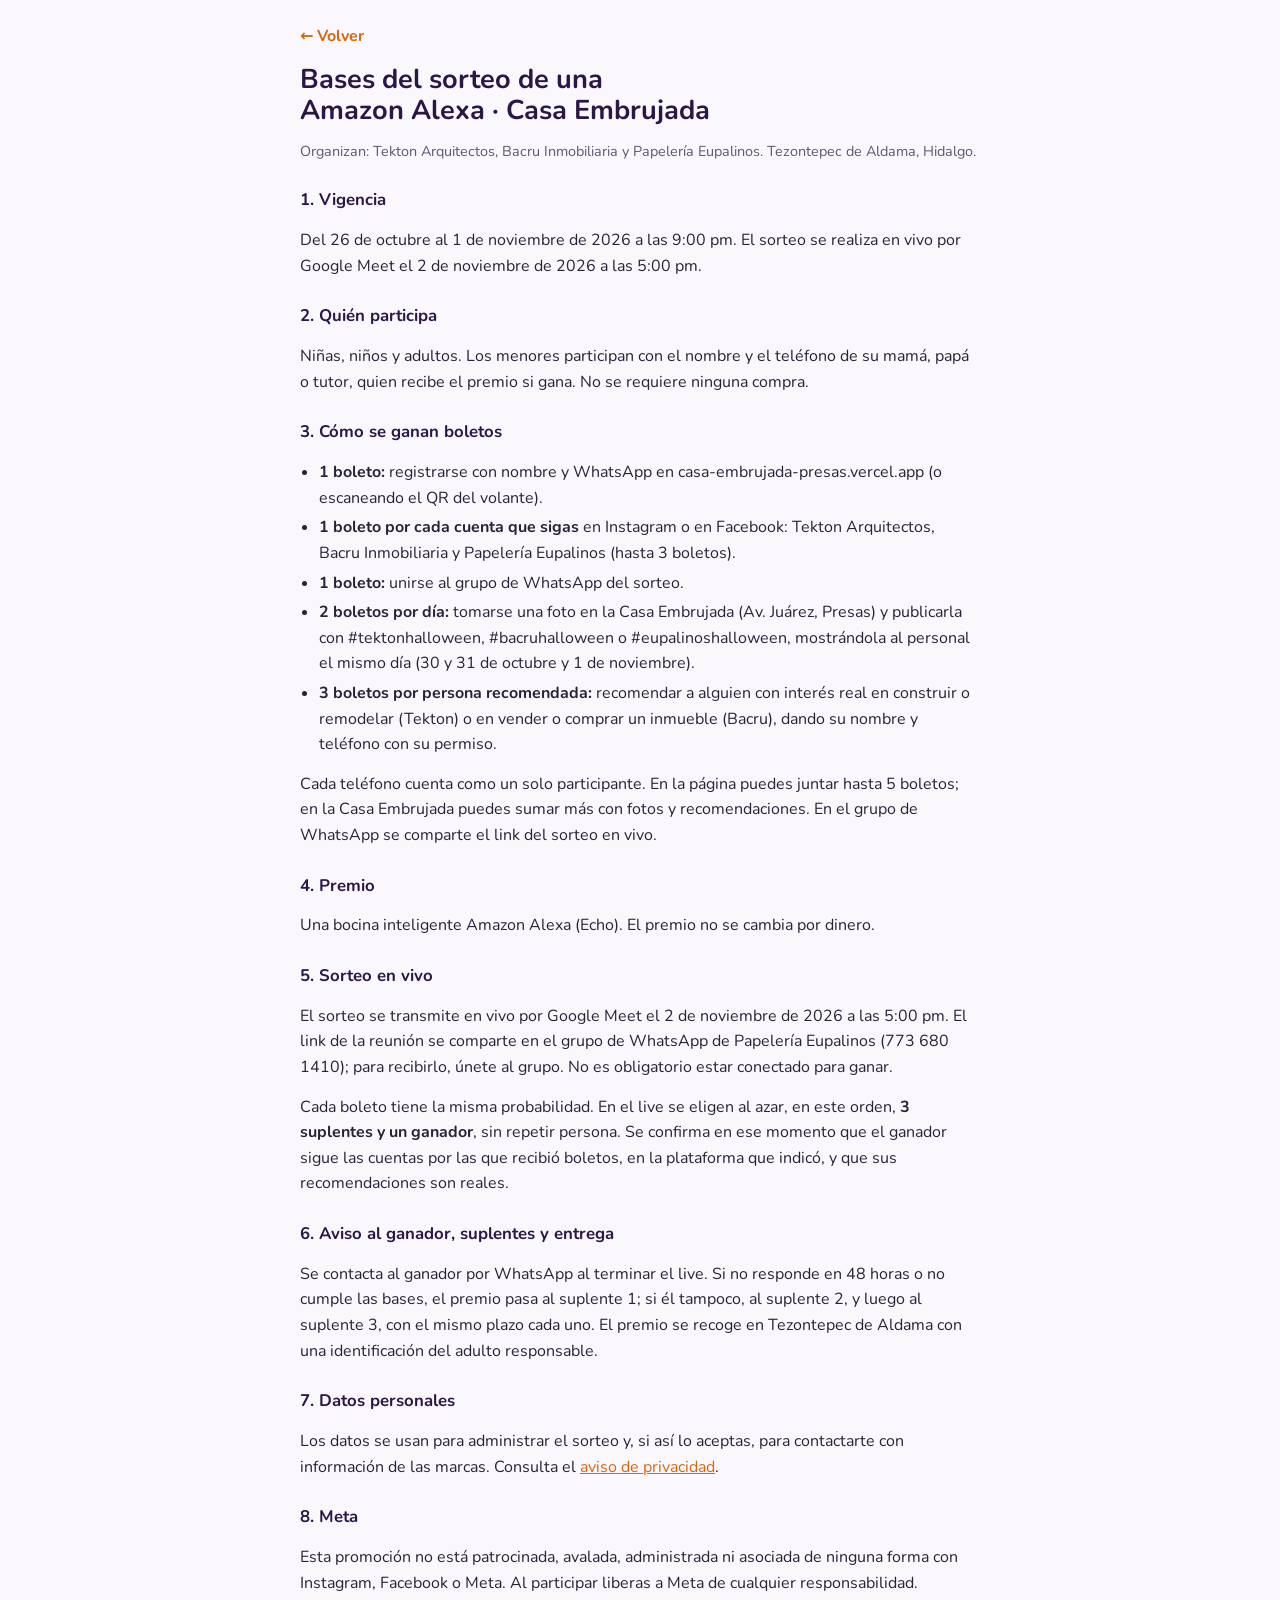
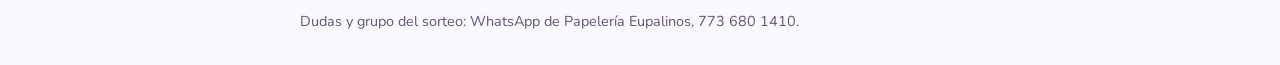
<file: bases.html>
<!doctype html>
<html lang="es-MX">
<head>
<meta charset="utf-8">
<meta name="viewport" content="width=device-width,initial-scale=1,viewport-fit=cover">
<title>Bases del sorteo · Casa Embrujada</title>
<link rel="stylesheet" href="https://fonts.googleapis.com/css2?family=Nunito:wght@400;700;900&display=swap">
<link rel="stylesheet" href="/legal.css">
</head>
<body>
<main>
  <a class="back" href="/">← Volver</a>
  <h1>Bases del sorteo de una Amazon Alexa · Casa Embrujada</h1>
  <p class="meta">Organizan: Tekton Arquitectos, Bacru Inmobiliaria y Papelería Eupalinos. Tezontepec de Aldama, Hidalgo.</p>

  <h2>1. Vigencia</h2>
  <p>Del 26 de octubre al 1 de noviembre de 2026 a las 9:00 pm. El sorteo se realiza en vivo por Google Meet el 2 de noviembre de 2026 a las 5:00 pm.</p>

  <h2>2. Quién participa</h2>
  <p>Niñas, niños y adultos. Los menores participan con el nombre y el teléfono de su mamá, papá o tutor, quien recibe el premio si gana. No se requiere ninguna compra.</p>

  <h2>3. Cómo se ganan boletos</h2>
  <ul>
    <li><b>1 boleto:</b> registrarse con nombre y WhatsApp en casa-embrujada-presas.vercel.app (o escaneando el QR del volante).</li>
    <li><b>1 boleto por cada cuenta que sigas</b> en Instagram o en Facebook: Tekton Arquitectos, Bacru Inmobiliaria y Papelería Eupalinos (hasta 3 boletos).</li>
    <li><b>1 boleto:</b> unirse al grupo de WhatsApp del sorteo.</li>
    <li><b>2 boletos por día:</b> tomarse una foto en la Casa Embrujada (Av. Juárez, Presas) y publicarla con #tektonhalloween, #bacruhalloween o #eupalinoshalloween, mostrándola al personal el mismo día (30 y 31 de octubre y 1 de noviembre).</li>
    <li><b>3 boletos por persona recomendada:</b> recomendar a alguien con interés real en construir o remodelar (Tekton) o en vender o comprar un inmueble (Bacru), dando su nombre y teléfono con su permiso.</li>
  </ul>
  <p>Cada teléfono cuenta como un solo participante. En la página puedes juntar hasta 5 boletos; en la Casa Embrujada puedes sumar más con fotos y recomendaciones. En el grupo de WhatsApp se comparte el link del sorteo en vivo.</p>

  <h2>4. Premio</h2>
  <p>Una bocina inteligente Amazon Alexa (Echo). El premio no se cambia por dinero.</p>

  <h2>5. Sorteo en vivo</h2>
  <p>El sorteo se transmite en vivo por Google Meet el 2 de noviembre de 2026 a las 5:00 pm. El link de la reunión se comparte en el grupo de WhatsApp de Papelería Eupalinos (773 680 1410); para recibirlo, únete al grupo. No es obligatorio estar conectado para ganar.</p>
  <p>Cada boleto tiene la misma probabilidad. En el live se eligen al azar, en este orden, <b>3 suplentes y un ganador</b>, sin repetir persona. Se confirma en ese momento que el ganador sigue las cuentas por las que recibió boletos, en la plataforma que indicó, y que sus recomendaciones son reales.</p>

  <h2>6. Aviso al ganador, suplentes y entrega</h2>
  <p>Se contacta al ganador por WhatsApp al terminar el live. Si no responde en 48 horas o no cumple las bases, el premio pasa al suplente 1; si él tampoco, al suplente 2, y luego al suplente 3, con el mismo plazo cada uno. El premio se recoge en Tezontepec de Aldama con una identificación del adulto responsable.</p>

  <h2>7. Datos personales</h2>
  <p>Los datos se usan para administrar el sorteo y, si así lo aceptas, para contactarte con información de las marcas. Consulta el <a href="/privacidad">aviso de privacidad</a>.</p>

  <h2>8. Meta</h2>
  <p>Esta promoción no está patrocinada, avalada, administrada ni asociada de ninguna forma con Instagram, Facebook o Meta. Al participar liberas a Meta de cualquier responsabilidad.</p>

  <p class="meta">Dudas y grupo del sorteo: WhatsApp de Papelería Eupalinos, 773 680 1410.</p>
</main>
</body>
</html>
</file>
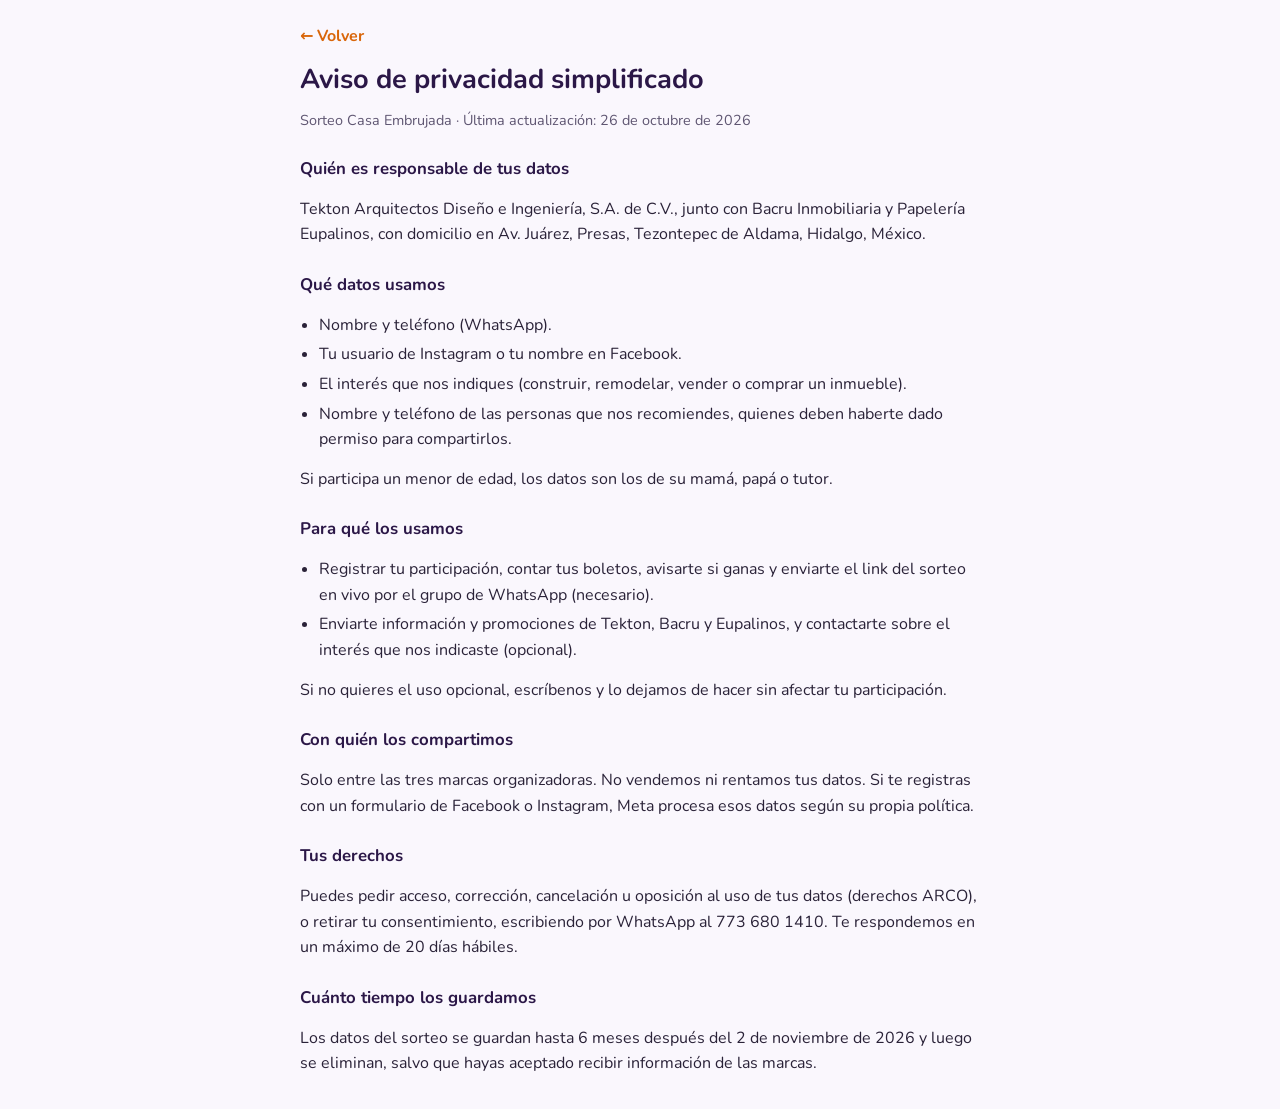
<file: privacidad.html>
<!doctype html>
<html lang="es-MX">
<head>
<meta charset="utf-8">
<meta name="viewport" content="width=device-width,initial-scale=1,viewport-fit=cover">
<title>Aviso de privacidad · Casa Embrujada</title>
<link rel="stylesheet" href="https://fonts.googleapis.com/css2?family=Nunito:wght@400;700;900&display=swap">
<link rel="stylesheet" href="/legal.css">
</head>
<body>
<main>
  <a class="back" href="/">← Volver</a>
  <h1>Aviso de privacidad simplificado</h1>
  <p class="meta">Sorteo Casa Embrujada · Última actualización: 26 de octubre de 2026</p>

  <h2>Quién es responsable de tus datos</h2>
  <p>Tekton Arquitectos Diseño e Ingeniería, S.A. de C.V., junto con Bacru Inmobiliaria y Papelería Eupalinos, con domicilio en Av. Juárez, Presas, Tezontepec de Aldama, Hidalgo, México.</p>

  <h2>Qué datos usamos</h2>
  <ul>
    <li>Nombre y teléfono (WhatsApp).</li>
    <li>Tu usuario de Instagram o tu nombre en Facebook.</li>
    <li>El interés que nos indiques (construir, remodelar, vender o comprar un inmueble).</li>
    <li>Nombre y teléfono de las personas que nos recomiendes, quienes deben haberte dado permiso para compartirlos.</li>
  </ul>
  <p>Si participa un menor de edad, los datos son los de su mamá, papá o tutor.</p>

  <h2>Para qué los usamos</h2>
  <ul>
    <li>Registrar tu participación, contar tus boletos, avisarte si ganas y enviarte el link del sorteo en vivo por el grupo de WhatsApp (necesario).</li>
    <li>Enviarte información y promociones de Tekton, Bacru y Eupalinos, y contactarte sobre el interés que nos indicaste (opcional).</li>
  </ul>
  <p>Si no quieres el uso opcional, escríbenos y lo dejamos de hacer sin afectar tu participación.</p>

  <h2>Con quién los compartimos</h2>
  <p>Solo entre las tres marcas organizadoras. No vendemos ni rentamos tus datos. Si te registras con un formulario de Facebook o Instagram, Meta procesa esos datos según su propia política.</p>

  <h2>Tus derechos</h2>
  <p>Puedes pedir acceso, corrección, cancelación u oposición al uso de tus datos (derechos ARCO), o retirar tu consentimiento, escribiendo por WhatsApp al 773 680 1410. Te respondemos en un máximo de 20 días hábiles.</p>

  <h2>Cuánto tiempo los guardamos</h2>
  <p>Los datos del sorteo se guardan hasta 6 meses después del 2 de noviembre de 2026 y luego se eliminan, salvo que hayas aceptado recibir información de las marcas.</p>
</main>
</body>
</html>
</file>
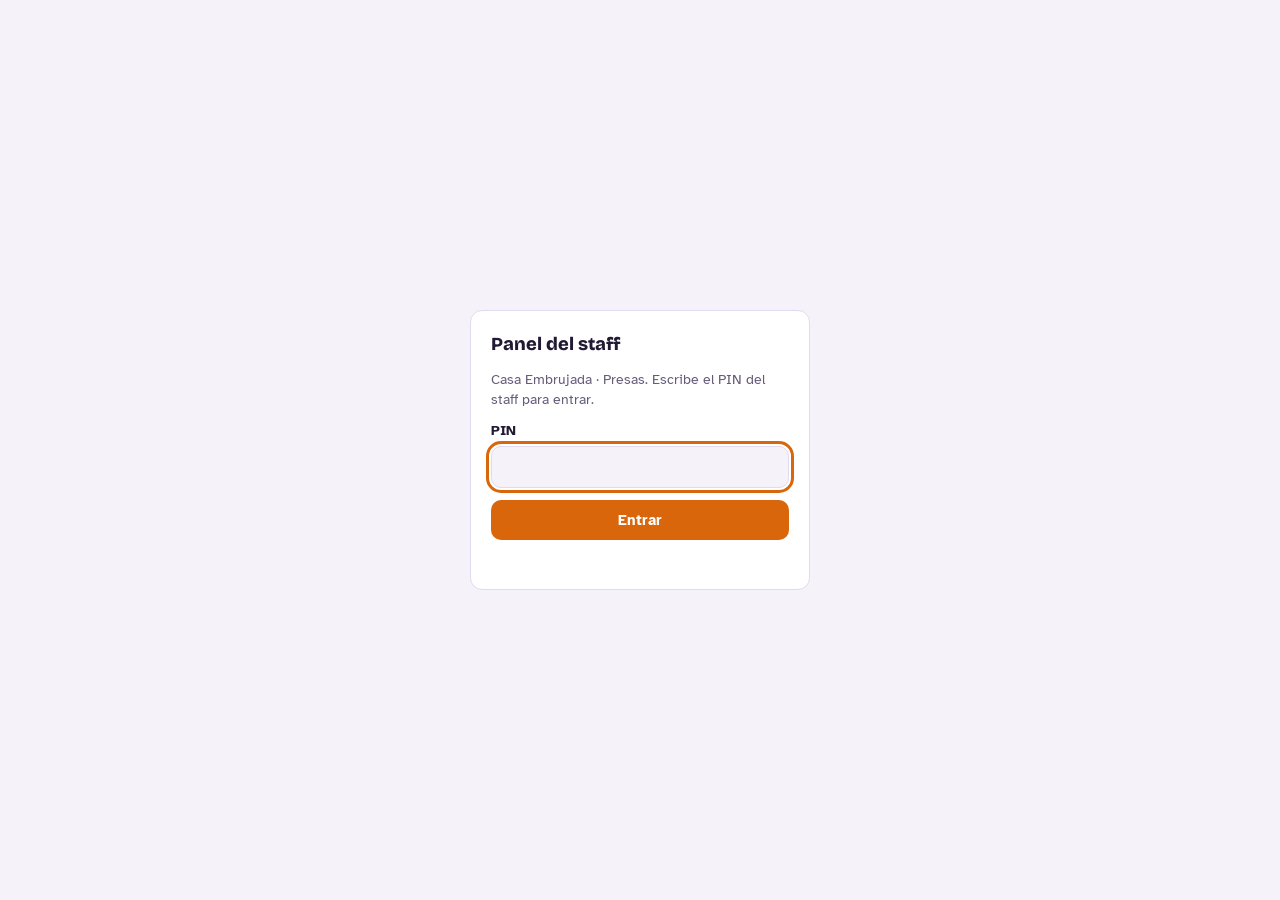
<file: staff.html>
<!doctype html>
<html lang="es-MX">
<head>
<meta charset="utf-8">
<meta name="viewport" content="width=device-width,initial-scale=1,viewport-fit=cover">
<meta name="robots" content="noindex,nofollow">
<script>
// Conecta el panel de puntos (escrito para claude.ai) con la API de este sitio.
// Ofrece el mismo window.claude.use("db" | "user" | "downloads") que espera el panel.
(function () {
  let pin = null;
  try { pin = localStorage.getItem("ce_pin"); } catch (e) {}
  let pinListo;
  const pinReady = new Promise((r) => (pinListo = r));
  const INTERVALO_MS = 8000;

  async function api(method, q, body) {
    const r = await fetch("/api/db" + (q || ""), {
      method,
      headers: { "Content-Type": "application/json", "x-pin": pin || "" },
      body: body ? JSON.stringify(body) : undefined,
    });
    if (r.status === 401) {
      try { localStorage.removeItem("ce_pin"); } catch (e) {}
      location.reload();
      throw { code: "unauthorized", message: "PIN incorrecto" };
    }
    if (r.status === 413) throw { code: "quota_exceeded", message: "Documento demasiado grande" };
    if (!r.ok) throw { code: "unavailable", message: "HTTP " + r.status };
    return r.json();
  }

  const snap = (id, data) => ({
    id,
    exists: data != null,
    data: () => (data == null ? undefined : data),
    metadata: { fromCache: false, hasPendingWrites: false },
  });

  // Consulta cada pocos segundos y solo avisa al panel cuando algo cambió,
  // para no borrar lo que el staff está escribiendo.
  function poll(leer, next) {
    let parar = false, ultimo = null;
    (async function tick() {
      if (parar) return;
      try {
        const { valor, firma } = await leer();
        if (firma !== ultimo) { ultimo = firma; next(valor); }
      } catch (e) {}
      if (!parar) setTimeout(tick, INTERVALO_MS);
    })();
    return () => { parar = true; };
  }

  function docRef(path) {
    const id = path.split("/").pop();
    const leer = async () => {
      const r = await api("GET", "?doc=" + encodeURIComponent(path));
      return { valor: snap(id, r.exists ? r.data : null), firma: JSON.stringify(r) };
    };
    return {
      id, path,
      get: async () => (await leer()).valor,
      set: (d) => api("POST", "", { op: "set", path, data: d }).then(() => {}),
      update: (d) => api("POST", "", { op: "update", path, data: d }).then(() => {}),
      delete: () => api("POST", "", { op: "delete", path }).then(() => {}),
      onSnapshot: (next) => poll(leer, next),
    };
  }

  function colRef(path) {
    return {
      path,
      doc: (id) => docRef(path + "/" + id),
      onSnapshot: (next) => poll(async () => {
        const r = await api("GET", "?col=" + encodeURIComponent(path));
        const docs = r.docs.map((d) => snap(d.id, d.data));
        return {
          valor: { docs, size: docs.length, empty: !docs.length, metadata: { fromCache: false, hasPendingWrites: false }, docChanges: () => [] },
          firma: JSON.stringify(r),
        };
      }, next),
    };
  }

  const db = { doc: docRef, collection: colRef };
  const user = { can: async () => true, canEdit: async () => true, isOwner: async () => false };
  const downloads = {
    save: async ({ filename, data }) => {
      const blob = data instanceof Blob ? data : new Blob([data], { type: "text/csv;charset=utf-8" });
      const a = document.createElement("a");
      a.href = URL.createObjectURL(blob);
      a.download = filename;
      document.body.appendChild(a);
      a.click();
      setTimeout(() => { URL.revokeObjectURL(a.href); a.remove(); }, 1000);
      return { status: "saved" };
    },
  };
  window.claude = {
    use: async (name) => {
      await pinReady;
      return name === "db" ? db : name === "user" ? user : name === "downloads" ? downloads : null;
    },
  };

  async function probar(p) {
    const r = await fetch("/api/db?doc=config/puntos", { headers: { "x-pin": p } });
    return r.status;
  }

  function pedirPin() {
    const w = document.createElement("div");
    w.className = "pin-gate";
    w.innerHTML = `<form><h2>Panel del staff</h2><p class="small muted">Casa Embrujada · Presas. Escribe el PIN del staff para entrar.</p>
      <label class="field" for="pin-input">PIN<input type="password" id="pin-input" inputmode="numeric" autocomplete="current-password" required></label>
      <button type="submit" class="btn">Entrar</button><p class="pin-msg" role="alert"></p></form>`;
    document.body.appendChild(w);
    const msg = w.querySelector(".pin-msg");
    w.querySelector("form").addEventListener("submit", async (e) => {
      e.preventDefault();
      const p = w.querySelector("#pin-input").value.trim();
      msg.textContent = "Revisando…";
      const st = await probar(p).catch(() => 0);
      if (st === 200) {
        pin = p;
        try { localStorage.setItem("ce_pin", p); } catch (_) {}
        w.remove();
        pinListo();
      } else {
        msg.textContent = st === 401 ? "PIN incorrecto." : st === 500 ? "La base de datos todavía no está configurada." : "No se pudo conectar. Revisa tu internet e intenta de nuevo.";
      }
    });
    w.querySelector("#pin-input").focus();
  }

  document.addEventListener("DOMContentLoaded", async () => {
    if (pin) {
      const st = await probar(pin).catch(() => 0);
      if (st === 200) { pinListo(); return; }
    }
    pedirPin();
  });
})();
</script>
<style>
.pin-gate{position:fixed;inset:0;z-index:50;display:grid;place-items:center;background:var(--bg);padding-left:max(16px,env(safe-area-inset-left,0px));padding-right:max(16px,env(safe-area-inset-right,0px))}
.pin-gate form{display:grid;gap:12px;width:100%;max-width:340px;background:var(--surface);border:1px solid var(--line);border-radius:var(--r);padding:20px}
.pin-gate h2{margin:0}
.pin-gate input{width:100%;font:1rem var(--f-body);color:var(--ink);background:var(--bg);border:1px solid var(--line);border-radius:10px;padding:10px 12px}
.pin-msg{color:var(--bad);margin:0;min-height:1.2em;font-size:.9rem}
</style>
</head>
<body>
<title>Panel del staff · Casa Embrujada</title>
<meta name="claude:viewport-fit-sides" content="cover">
<link rel="preconnect" href="https://fonts.googleapis.com">
<link rel="stylesheet" href="https://fonts.googleapis.com/css2?family=Bricolage+Grotesque:opsz,wght@12..96,600;12..96,800&family=Atkinson+Hyperlegible:wght@400;700&display=swap">
<style>
/* Layout: herramienta de mostrador para el celular del staff; barra fija con totales, pestañas, una columna que se abre a dos en escritorio. */
:root{
  --bg:#f5f2fa; --surface:#ffffff; --ink:#221a33; --muted:#665c7a; --line:#e2daee;
  --accent:#d9660a; --accent-soft:#fdebdc; --accent-ink:#ffffff;
  --plum:#4a2a7a; --plum-soft:#ece4f8; --good:#1d7f47; --good-soft:#e1f3e8; --bad:#b73326; --bad-soft:#fbe5e2;
  --f-display:"Bricolage Grotesque", "Trebuchet MS", system-ui, sans-serif;
  --f-body:"Atkinson Hyperlegible", system-ui, -apple-system, "Segoe UI", sans-serif;
  --r:12px;
}
@media (prefers-color-scheme: dark){:root:not([data-theme="light"]){
  --bg:#16111e; --surface:#211a2d; --ink:#f1ecf8; --muted:#a99dbe; --line:#342a45;
  --accent:#ff8a2a; --accent-soft:#3a2414; --accent-ink:#1b1105;
  --plum:#c6a6ff; --plum-soft:#2c2242; --good:#56c98a; --good-soft:#15301f; --bad:#ff7b6b; --bad-soft:#3a1915;
  color-scheme:dark}}
:root[data-theme="dark"]{
  --bg:#16111e; --surface:#211a2d; --ink:#f1ecf8; --muted:#a99dbe; --line:#342a45;
  --accent:#ff8a2a; --accent-soft:#3a2414; --accent-ink:#1b1105;
  --plum:#c6a6ff; --plum-soft:#2c2242; --good:#56c98a; --good-soft:#15301f; --bad:#ff7b6b; --bad-soft:#3a1915;
  color-scheme:dark}
*{box-sizing:border-box}
body{background:var(--bg);color:var(--ink);font-family:var(--f-body);font-size:16px;line-height:1.45}
body::before{content:"";position:fixed;inset:0 0 auto;height:env(safe-area-inset-top,0px);z-index:10;background:var(--surface)}
.wrap{max-width:1040px;margin:0 auto;padding-left:max(16px,env(safe-area-inset-left,0px));padding-right:max(16px,env(safe-area-inset-right,0px))}
header.top{position:sticky;top:env(safe-area-inset-top,0px);z-index:5;background:var(--surface);border-bottom:1px solid var(--line)}
header.top .wrap{padding-block:12px 0;display:grid;gap:10px}
.brandline{display:flex;align-items:baseline;justify-content:space-between;gap:12px;flex-wrap:wrap}
h1{font-family:var(--f-display);font-weight:800;font-size:1.35rem;margin:0;letter-spacing:-.01em;text-wrap:balance}
h1 span{color:var(--accent)}
.when{font-size:.82rem;color:var(--muted)}
.stats{display:flex;gap:8px;overflow-x:auto;padding-bottom:2px;scrollbar-width:none}
.stat{flex:0 0 auto;display:flex;align-items:baseline;gap:6px;padding:6px 10px;border-radius:999px;background:var(--plum-soft);font-size:.82rem;color:var(--muted);white-space:nowrap}
.stat b{font-family:var(--f-display);font-size:1rem;color:var(--ink);font-variant-numeric:tabular-nums}
.stat.goal b{color:var(--plum)}
nav.tabs{display:flex;gap:2px;overflow-x:auto;scrollbar-width:none}
nav.tabs button{flex:0 0 auto;border:0;background:none;color:var(--muted);font:700 .92rem var(--f-body);padding:10px 12px;border-bottom:3px solid transparent;cursor:pointer}
nav.tabs button[aria-selected="true"]{color:var(--ink);border-bottom-color:var(--accent)}
main .wrap{padding-block:18px 96px;display:grid;gap:16px}
.banner{padding:12px 14px;border-radius:var(--r);background:var(--accent-soft);color:var(--ink);font-size:.92rem}
.card{background:var(--surface);border:1px solid var(--line);border-radius:var(--r);padding:16px;display:grid;gap:12px;min-width:0}
h2{font-family:var(--f-display);font-weight:800;font-size:1.15rem;margin:0}
h3{font-size:.78rem;text-transform:uppercase;letter-spacing:.08em;color:var(--muted);margin:0;font-weight:700}
p{margin:0}
.muted{color:var(--muted)}
.small{font-size:.86rem}
label.field{display:grid;gap:4px;font-size:.88rem;font-weight:700;min-width:0}
input[type=text],input[type=tel],input[type=number],select{width:100%;font:1rem var(--f-body);color:var(--ink);background:var(--bg);border:1px solid var(--line);border-radius:10px;padding:10px 12px;min-width:0}
input:focus-visible,select:focus-visible,button:focus-visible{outline:3px solid var(--accent);outline-offset:2px}
.row{display:flex;gap:10px;flex-wrap:wrap;align-items:end}
.row > *{flex:1 1 160px}
.btn{border:0;border-radius:10px;padding:11px 16px;font:700 .95rem var(--f-body);cursor:pointer;background:var(--accent);color:var(--accent-ink);flex:0 0 auto}
.btn.ghost{background:transparent;color:var(--ink);border:1px solid var(--line)}
.btn.danger{background:var(--bad);color:#fff}
.btn.plum{background:var(--plum);color:var(--surface)}
.btn:disabled{opacity:.45;cursor:not-allowed}
.seg{display:flex;gap:6px;flex-wrap:wrap}
.seg label{display:flex;align-items:center;gap:6px;padding:8px 12px;border:1px solid var(--line);border-radius:999px;cursor:pointer;font-size:.92rem}
.seg input{accent-color:var(--accent)}
.check{display:flex;gap:8px;align-items:flex-start;font-size:.9rem}
.check input{margin-top:3px;accent-color:var(--accent);width:18px;height:18px}
.person-head{display:flex;justify-content:space-between;gap:12px;align-items:flex-start;flex-wrap:wrap}
.person-head .who{min-width:0}
.person-head .name{font-family:var(--f-display);font-weight:800;font-size:1.3rem;overflow-wrap:anywhere}
.score{display:grid;justify-items:end}
.score b{font-family:var(--f-display);font-size:2.4rem;line-height:1;color:var(--accent);font-variant-numeric:tabular-nums}
.score span{font-size:.78rem;color:var(--muted)}
.toggles{display:grid;grid-template-columns:repeat(auto-fit,minmax(130px,1fr));gap:8px}
.tog{display:flex;align-items:center;justify-content:space-between;gap:8px;padding:12px;border:1px solid var(--line);border-radius:10px;background:var(--bg);cursor:pointer;font:700 .95rem var(--f-body);color:var(--ink);text-align:left}
.tog small{font-weight:400;color:var(--muted)}
.tog[aria-pressed="true"]{background:var(--good-soft);border-color:var(--good)}
.tog .mark{width:22px;height:22px;border-radius:50%;border:2px solid var(--line);flex:0 0 auto;display:grid;place-items:center;font-size:.8rem}
.tog[aria-pressed="true"] .mark{background:var(--good);border-color:var(--good);color:var(--surface)}
.chips{display:flex;gap:4px;flex-wrap:wrap}
.chip{font-size:.74rem;padding:2px 8px;border-radius:999px;background:var(--plum-soft);color:var(--plum);font-weight:700;white-space:nowrap}
.chip.orange{background:var(--accent-soft);color:var(--accent)}
.chip.green{background:var(--good-soft);color:var(--good)}
.chip.red{background:var(--bad-soft);color:var(--bad)}
.list{display:grid;gap:0;border:1px solid var(--line);border-radius:var(--r);overflow:hidden;background:var(--surface)}
.item{display:grid;grid-template-columns:auto 1fr auto;gap:12px;align-items:center;padding:12px 14px;border-top:1px solid var(--line);background:none;border-left:0;border-right:0;border-bottom:0;text-align:left;color:var(--ink);font:inherit;cursor:pointer;width:100%}
.item:first-child{border-top:0}
.item:hover{background:var(--bg)}
.rank{font-family:var(--f-display);font-weight:800;color:var(--muted);width:2ch;text-align:right;font-variant-numeric:tabular-nums}
.item .main{min-width:0;display:grid;gap:4px}
.item .nm{font-weight:700;overflow-wrap:anywhere}
.item .pts{font-family:var(--f-display);font-weight:800;font-size:1.3rem;color:var(--accent);font-variant-numeric:tabular-nums}
.ref{display:grid;gap:8px;padding:12px;border:1px solid var(--line);border-radius:10px;background:var(--bg)}
.ref .top{display:flex;justify-content:space-between;gap:8px;flex-wrap:wrap;align-items:center}
.empty{padding:28px 16px;text-align:center;color:var(--muted);border:1px dashed var(--line);border-radius:var(--r)}
.winner{display:grid;gap:6px;justify-items:center;text-align:center;padding:24px 16px;border-radius:var(--r);background:var(--plum);color:var(--surface)}
.winner .nm{font-family:var(--f-display);font-weight:800;font-size:1.8rem;text-wrap:balance}
.winner .lbl{font-size:.8rem;text-transform:uppercase;letter-spacing:.1em;opacity:.85}
.podium{display:grid;gap:8px}
.slot{display:grid;gap:4px;justify-items:center;text-align:center;padding:14px;border-radius:var(--r);background:var(--plum-soft)}
.slot .lbl{font-size:.74rem;text-transform:uppercase;letter-spacing:.1em;color:var(--muted);font-weight:700}
.slot .nm{font-family:var(--f-display);font-weight:800;font-size:1.45rem;overflow-wrap:anywhere}
.slot.win{background:var(--plum);color:var(--surface);padding:20px 14px}
.slot.win .lbl{color:var(--surface);opacity:.85}
.slot.win .nm{font-size:1.9rem}
.slot.off{opacity:.55}
.confirm{display:grid;gap:10px;padding:12px;border-radius:10px;background:var(--bad-soft)}
.grid2{display:grid;gap:16px}
@media (min-width:820px){.grid2{grid-template-columns:1fr 1fr;align-items:start}}
.tablewrap{overflow-x:auto}
table{border-collapse:collapse;width:100%;font-size:.9rem}
th,td{text-align:left;padding:8px 10px;border-bottom:1px solid var(--line);white-space:nowrap;font-variant-numeric:tabular-nums}
th{font-size:.74rem;text-transform:uppercase;letter-spacing:.06em;color:var(--muted)}
.toast{position:fixed;left:50%;transform:translateX(-50%);bottom:calc(16px + env(safe-area-inset-bottom,0px));background:var(--ink);color:var(--bg);padding:10px 16px;border-radius:999px;font-size:.92rem;z-index:20;max-width:calc(100% - 32px)}
@media (prefers-reduced-motion:no-preference){.tog,.btn{transition:background .15s,border-color .15s}}
</style>

<header class="top">
  <div class="wrap">
    <div class="brandline">
      <h1>Puntos <span>Casa Embrujada</span></h1>
      <div class="when">Presas, Tezontepec · Sorteo en vivo por Google Meet · 2 nov, 5:00 pm</div>
    </div>
    <div class="stats" id="stats"></div>
    <nav class="tabs" role="tablist" id="tabs">
      <button role="tab" data-tab="registrar">Registrar</button>
      <button role="tab" data-tab="participantes">Participantes</button>
      <button role="tab" data-tab="referidos">Referidos</button>
      <button role="tab" data-tab="sorteo">Sorteo</button>
      <button role="tab" data-tab="ajustes">Ajustes</button>
    </nav>
  </div>
</header>
<main><div class="wrap" id="view"></div></main>
<div class="toast" id="toast" hidden></div>

<script>
const DIAS=[{id:"d30",label:"Vie 30 oct"},{id:"d31",label:"Sáb 31 oct"},{id:"d01",label:"Dom 1 nov"}];
const MARCAS=[{id:"tekton",label:"Tekton"},{id:"bacru",label:"Bacru"},{id:"eupalinos",label:"Eupalinos"}];
// Boletos por acción: registrarse, cada marca seguida, entrar al grupo, foto por día y cada recomendación.
const DEF={registro:1,marca:1,grupo:1,foto:2,referido:3};
const PLAT={instagram:"Instagram",facebook:"Facebook"};
const INTERES={tekton:"Construir o remodelar (Tekton)",bacru:"Vender o comprar inmueble (Bacru)"};
const METAS={tekton:5,bacru:5};
const S={db:null,downloads:null,status:"connecting",canWrite:true,parts:new Map(),config:{...DEF},sorteo:null,
  tab:"registrar",current:null,lookup:"",confirmDel:false,confirmDraw:false,filtro:"",refMarca:"todas"};

const esc=s=>String(s??"").replace(/[&<>"']/g,c=>({"&":"&amp;","<":"&lt;",">":"&gt;",'"':"&quot;","'":"&#39;"}[c]));
const digits=s=>String(s||"").replace(/\D/g,"");
const tel10=s=>digits(s).slice(-10);
const fmtTel=t=>t&&t.length===10?`${t.slice(0,3)} ${t.slice(3,6)} ${t.slice(6)}`:(t||"");
const fecha=iso=>{try{return new Date(iso).toLocaleString("es-MX",{day:"numeric",month:"short",hour:"2-digit",minute:"2-digit"})}catch(e){return ""}};

// Marcas que sigue: la landing guarda cuántas (0 a 3); los registros anteriores solo tienen "las 3".
const marcasDe=p=>{const sig=p.sigue||{};return typeof sig.marcas==="number"?sig.marcas:(sig.todas?3:0)};
function pts(p){
  const c=S.config,fo=p.fotos||{};
  return c.registro
    +marcasDe(p)*c.marca
    +(p.grupo?c.grupo:0)
    +DIAS.filter(d=>fo[d.id]).length*c.foto
    +(p.referidos||[]).filter(r=>r.estado!=="no_valido").length*c.referido;
}
function ranked(){return [...S.parts.values()].map(p=>({p,n:pts(p)})).sort((a,b)=>b.n-a.n||String(a.p.nombre).localeCompare(b.p.nombre))}
function allRefs(){const out=[];for(const p of S.parts.values())for(const r of (p.referidos||[]))out.push({r,p});return out.sort((a,b)=>String(b.r.fecha).localeCompare(String(a.r.fecha)))}

let toastT;
function toast(msg){const t=document.getElementById("toast");t.textContent=msg;t.hidden=false;clearTimeout(toastT);toastT=setTimeout(()=>t.hidden=true,3200)}

async function write(fn){
  if(!S.db){toast("Sin conexión a la base de datos: revisa tu conexión a internet.");return false}
  if(!S.canWrite){toast("Tu acceso es de solo lectura. Vuelve a entrar con el PIN del staff.");return false}
  try{await fn();return true}
  catch(e){
    const code=e&&e.code;
    if(code==="invalid_argument"){S.canWrite=false;toast("No se pudo guardar: tu acceso es de solo lectura.");render()}
    else if(code==="quota_exceeded")toast("La base de datos está llena. Exporta y borra registros viejos.");
    else if(code==="resource_exhausted")toast("Demasiados cambios seguidos. Espera unos segundos.");
    else toast("No se pudo guardar. Revisa tu conexión e intenta de nuevo.");
    return false;
  }
}
const pref=id=>S.db.collection("participantes").doc(id);

/* ---------- render ---------- */
function render(){
  document.querySelectorAll("#tabs button").forEach(b=>b.setAttribute("aria-selected",String(b.dataset.tab===S.tab)));
  renderStats();
  const v=document.getElementById("view");
  let banner="";
  if(S.status==="connecting")banner=`<div class="banner">Conectando con la base de datos…</div>`;
  else if(S.status==="offline")banner=`<div class="banner"><b>No se pudo conectar con la base de datos.</b> Revisa tu internet y recarga la página.</div>`;
  else if(!S.canWrite)banner=`<div class="banner">Estás viendo en modo de solo lectura. Para registrar puntos necesitas acceso de Colaborador.</div>`;
  const views={registrar:vRegistrar,participantes:vParticipantes,referidos:vReferidos,sorteo:vSorteo,ajustes:vAjustes};
  v.innerHTML=banner+views[S.tab]();
  if(S.tab==="registrar"&&!S.current){const i=document.getElementById("lookup");if(i&&document.activeElement===document.body)i.focus({preventScroll:true})}
}
function renderStats(){
  const r=ranked(),refs=allRefs().filter(x=>x.r.estado!=="no_valido");
  const boletos=r.reduce((a,x)=>a+x.n,0);
  const parts=[...S.parts.values()];
  const tk=refs.filter(x=>x.r.marca==="tekton").length+parts.filter(p=>p.interes==="tekton").length,
        bc=refs.filter(x=>x.r.marca==="bacru").length+parts.filter(p=>p.interes==="bacru").length;
  document.getElementById("stats").innerHTML=
    `<div class="stat"><b>${S.parts.size}</b> participantes</div>`+
    `<div class="stat"><b>${boletos}</b> boletos en el sorteo</div>`+
    `<div class="stat goal"><b>${tk}/${METAS.tekton}</b> prospectos Tekton</div>`+
    `<div class="stat goal"><b>${bc}/${METAS.bacru}</b> inmuebles Bacru</div>`;
}

function vRegistrar(){
  if(S.current&&S.parts.has(S.current))return vPersona(S.parts.get(S.current));
  const t=tel10(S.lookup),found=t.length===10&&S.parts.get(t);
  let below="";
  if(t.length===10&&!found){
    below=`<form class="card" id="f-nuevo" autocomplete="off">
      <h2>Nuevo participante · ${esc(fmtTel(t))}</h2>
      <label class="field">Nombre completo<input type="text" id="n-nombre" required maxlength="80" placeholder="Ej. Sofía Hernández"></label>
      <div class="field"><span class="small"><b>¿Quién participa?</b></span>
        <div class="seg">
          <label><input type="radio" name="n-tipo" id="n-tipo-nino" value="nino" checked> Niña o niño</label>
          <label><input type="radio" name="n-tipo" id="n-tipo-adulto" value="adulto"> Adulto</label>
        </div></div>
      <label class="field">Nombre de mamá, papá o tutor (si es menor)<input type="text" id="n-tutor" maxlength="80" placeholder="Quien recibe el premio si gana"></label>
      <label class="field">Usuario de Instagram o nombre en Facebook (opcional)<input type="text" id="n-usuario" maxlength="80" placeholder="@usuario"></label>
      <label class="check"><input type="checkbox" id="n-contacto" checked> <span>Acepta que Tekton, Bacru o Papelería Eupalinos le contacten por WhatsApp para el sorteo y promociones.</span></label>
      <p class="small muted">El teléfono es del adulto responsable. Se usa para avisar al ganador y no se comparte con nadie más.</p>
      <div class="row"><button class="btn" type="submit">Registrar y sumar puntos</button></div>
    </form>`;
  }
  return `<form class="card" id="f-buscar" autocomplete="off">
      <h2>Buscar o registrar por teléfono</h2>
      <p class="small muted">Escribe el WhatsApp de la familia. Si ya está registrado, se abre su tarjeta; si no, registra sus datos.</p>
      <div class="row">
        <label class="field">Teléfono a 10 dígitos<input type="tel" id="lookup" inputmode="numeric" maxlength="14" placeholder="773 123 4567" value="${esc(S.lookup)}"></label>
        <button class="btn" type="submit">Buscar</button>
      </div>
      ${t.length>0&&t.length<10?`<p class="small muted">Faltan ${10-t.length} dígitos.</p>`:""}
    </form>${below}
    ${S.parts.size===0&&S.status==="ready"?`<div class="empty">Aún no hay nadie registrado. El primer registro aparecerá en Participantes y empezará a sumar boletos.</div>`:""}
    ${S.parts.size&&!t.length?(()=>{const recientes=[...S.parts.values()].sort((a,b)=>String(b.actualizado||b.creado||"").localeCompare(String(a.actualizado||a.creado||""))).slice(0,5);
      return `<div class="card"><h3>Últimos registros · ${S.parts.size} en total</h3><div class="list">${recientes.map(p=>`<button class="item" type="button" data-act="abrir" data-id="${esc(p.telefono)}"><span class="rank">·</span><span class="main"><span class="nm">${esc(p.nombre)}</span><span class="small muted">${esc(fmtTel(p.telefono))}${p.origen==="landing"?" · Landing":p.origen==="meta"?" · Meta":""}${p.creado?` · ${fecha(p.creado)}`:""}</span></span><span class="pts">${pts(p)}</span></button>`).join("")}</div><p class="small muted">La lista completa está en la pestaña Participantes.</p></div>`})():""}`;
}

function vPersona(p){
  const n=pts(p),c=S.config,sig=p.sigue||{},fo=p.fotos||{},refs=p.referidos||[];
  const dis=S.canWrite&&S.db?"":"disabled";
  return `<section class="card">
    <div class="person-head">
      <div class="who">
        <div class="name">${esc(p.nombre)}</div>
        <div class="small muted">${esc(fmtTel(p.telefono))} · ${p.tipo==="adulto"?"Adulto":"Niña o niño"}${p.tutor?` · Tutor: ${esc(p.tutor)}`:""}</div>
        <div class="chips" style="margin-top:6px">${p.contacto?`<span class="chip green">Acepta contacto</span>`:`<span class="chip red">No contactar</span>`}${p.origen==="meta"?`<span class="chip">Formulario Meta</span>`:p.origen==="landing"?`<span class="chip">Landing</span>`:""}${p.interes&&INTERES[p.interes]?`<span class="chip orange">${INTERES[p.interes]}</span>`:""}</div>
      </div>
      <div class="score"><b>${n}</b><span>${n===1?"punto · 1 boleto":`puntos · ${n} boletos`}</span></div>
    </div>
    <p class="small muted">Registro: +${c.registro} ${c.registro===1?"boleto":"boletos"}.</p>
    <h3>Sigue a Tekton, Bacru y Eupalinos · +${c.marca} por cada marca${marcasDe(p)&&!sig.todas?` · ahora sigue ${marcasDe(p)} de 3`:""}</h3>
    <div class="toggles">${Object.keys(PLAT).map(k=>{const on=!!sig.todas&&sig.plataforma===k;return `<button type="button" class="tog" data-act="sigue" data-k="${k}" aria-pressed="${on}" ${dis}><span>Las 3 en ${PLAT[k]}<br><small>${on?"Boletos sumados":"Tocar si ya las sigue"}</small></span><span class="mark">${on?"✓":""}</span></button>`}).join("")}</div>
    <h3>Grupo de WhatsApp · +${c.grupo}</h3>
    <div class="toggles"><button type="button" class="tog" data-act="grupo" aria-pressed="${!!p.grupo}" ${dis}><span>Entró al grupo<br><small>${p.grupo?"Boleto sumado":"Tocar si ya está en el grupo"}</small></span><span class="mark">${p.grupo?"✓":""}</span></button></div>
    <label class="field">Usuario de Instagram o nombre en Facebook (para verificar si gana)<input type="text" id="p-usuario" maxlength="80" value="${esc(sig.usuario||"")}" placeholder="@usuario" ${dis}></label>
    <h3>Foto en la casa compartida con hashtag · +${c.foto} por día</h3>
    <div class="toggles">${DIAS.map(d=>`<button type="button" class="tog" data-act="foto" data-k="${d.id}" aria-pressed="${!!fo[d.id]}" ${dis}><span>${d.label}<br><small>${fo[d.id]?"Publicada":"#tektonhalloween…"}</small></span><span class="mark">${fo[d.id]?"✓":""}</span></button>`).join("")}</div>
    <h3>Clientes recomendados · +${c.referido} cada uno</h3>
    ${refs.length?`<div style="display:grid;gap:8px">${refs.map(r=>refCard(r,p,dis)).join("")}</div>`:`<p class="small muted">Sin recomendaciones todavía.</p>`}
    <form class="ref" id="f-ref" autocomplete="off">
      <b class="small">Agregar recomendación</b>
      <div class="row">
        <label class="field">Nombre<input type="text" id="r-nombre" required maxlength="80"></label>
        <label class="field">Teléfono<input type="tel" id="r-tel" inputmode="numeric" maxlength="14" required></label>
      </div>
      <div class="row">
        <label class="field">Para<select id="r-marca"><option value="tekton">Tekton · quiere construir o remodelar</option><option value="bacru">Bacru · quiere vender o comprar inmueble</option></select></label>
        <label class="field">Detalle (opcional)<input type="text" id="r-interes" maxlength="120" placeholder="Ej. terreno en Presas, casa de 2 pisos"></label>
      </div>
      <div class="row"><button class="btn plum" type="submit" ${dis}>Agregar +${c.referido} puntos</button></div>
    </form>
    <div class="row" style="justify-content:space-between">
      <button class="btn ghost" type="button" data-act="cerrar">Listo · registrar a otra persona</button>
      ${S.confirmDel?"":`<button class="btn ghost" type="button" data-act="pedir-borrar" ${dis}>Eliminar participante</button>`}
    </div>
    ${S.confirmDel?`<div class="confirm"><p><b>¿Eliminar a ${esc(p.nombre)}?</b> Se pierden sus ${n} puntos y sus recomendaciones. No se puede deshacer.</p><div class="row"><button class="btn danger" type="button" data-act="borrar">Sí, eliminar</button><button class="btn ghost" type="button" data-act="no-borrar">Cancelar</button></div></div>`:""}
  </section>`;
}
function refCard(r,p,dis){
  const est={pendiente:["Por contactar","orange"],contactado:["Contactado","green"],no_valido:["No válido · sin puntos","red"]}[r.estado]||["Por contactar","orange"];
  return `<div class="ref"><div class="top"><b>${esc(r.nombre)}</b><span class="chips"><span class="chip">${r.marca==="bacru"?"Bacru":"Tekton"}</span><span class="chip ${est[1]}">${est[0]}</span></span></div>
    <div class="small muted">${esc(fmtTel(r.telefono))}${r.interes?` · ${esc(r.interes)}`:""}</div>
    <div class="row"><label class="field">Estado<select data-act="estado" data-id="${esc(r.id)}" data-p="${esc(p.telefono)}" ${dis}>
      <option value="pendiente"${r.estado==="pendiente"?" selected":""}>Por contactar</option>
      <option value="contactado"${r.estado==="contactado"?" selected":""}>Contactado</option>
      <option value="no_valido"${r.estado==="no_valido"?" selected":""}>No válido (quita puntos)</option></select></label></div></div>`;
}

function vParticipantes(){
  const q=S.filtro.trim().toLowerCase(),qd=digits(q);
  const r=ranked().filter(({p})=>!q||String(p.nombre).toLowerCase().includes(q)||String(p.tutor||"").toLowerCase().includes(q)||(qd&&p.telefono.includes(qd)));
  return `<div class="card"><div class="row"><label class="field">Buscar por nombre o teléfono<input type="text" id="filtro" value="${esc(S.filtro)}" placeholder="Nombre, tutor o teléfono"></label></div></div>
  ${S.parts.size===0?`<div class="empty">Aquí verás a cada participante ordenado por puntos. Registra al primero en la pestaña Registrar.</div>`:
    r.length===0?`<div class="empty">Nadie coincide con “${esc(S.filtro)}”.</div>`:
    `<div class="list">${r.map(({p,n},i)=>{const sig=p.sigue||{},fo=p.fotos||{};const nr=(p.referidos||[]).filter(x=>x.estado!=="no_valido").length;
      return `<button class="item" type="button" data-act="abrir" data-id="${esc(p.telefono)}"><span class="rank">${i+1}</span><span class="main"><span class="nm">${esc(p.nombre)}</span><span class="small muted">${esc(fmtTel(p.telefono))}${p.tipo==="adulto"?"":" · niño(a)"}</span>
      <span class="chips">${sig.todas?`<span class="chip">Sigue a las 3 · ${PLAT[sig.plataforma]||""}</span>`:""}${p.origen==="meta"?`<span class="chip">Meta</span>`:p.origen==="landing"?`<span class="chip">Landing</span>`:""}${DIAS.filter(d=>fo[d.id]).length?`<span class="chip orange">${DIAS.filter(d=>fo[d.id]).length} foto(s)</span>`:""}${nr?`<span class="chip green">${nr} referido(s)</span>`:""}</span></span><span class="pts">${n}</span></button>`}).join("")}</div>`}`;
}

function vReferidos(){
  const all=allRefs(),list=all.filter(x=>S.refMarca==="todas"||x.r.marca===S.refMarca);
  const opt=(v,l)=>`<option value="${v}"${S.refMarca===v?" selected":""}>${l}</option>`;
  return `<div class="card"><h2>Prospectos para Tekton y Bacru</h2>
    <p class="small muted">Cada recomendación es un contacto comercial. Márcala como Contactado cuando le hablen, o No válido si el dato es falso (así se quitan los puntos).</p>
    <div class="row"><label class="field">Mostrar<select id="ref-marca">${opt("todas","Todas")}${opt("tekton","Solo Tekton")}${opt("bacru","Solo Bacru")}</select></label>
    <button class="btn ghost" type="button" data-act="csv-ref" ${all.length?"":"disabled"}>Descargar CSV</button></div></div>
  ${(()=>{const ints=[...S.parts.values()].filter(p=>p.interes&&(S.refMarca==="todas"||p.interes===S.refMarca));
    return ints.length?`<div class="card tablewrap"><h3>Interesados del formulario de Meta</h3><table><thead><tr><th>Nombre</th><th>Teléfono</th><th>Interés</th><th>Contacto</th></tr></thead><tbody>${ints.map(p=>`<tr><td>${esc(p.nombre)}</td><td>${esc(fmtTel(p.telefono))}</td><td>${INTERES[p.interes]||""}</td><td>${p.contacto?"Acepta":"No contactar"}</td></tr>`).join("")}</tbody></table></div>`:""})()}
  ${list.length===0?`<div class="empty">Todavía no hay recomendaciones. Se agregan desde la tarjeta de cada participante.</div>`:
  `<div class="card tablewrap"><table><thead><tr><th>Prospecto</th><th>Teléfono</th><th>Para</th><th>Detalle</th><th>Estado</th><th>Recomendó</th></tr></thead><tbody>
   ${list.map(({r,p})=>`<tr><td>${esc(r.nombre)}</td><td>${esc(fmtTel(r.telefono))}</td><td>${r.marca==="bacru"?"Bacru":"Tekton"}</td><td>${esc(r.interes||"")}</td><td>${{pendiente:"Por contactar",contactado:"Contactado",no_valido:"No válido"}[r.estado]||"Por contactar"}</td><td>${esc(p.nombre)}</td></tr>`).join("")}
   </tbody></table></div>`}`;
}

const ROL=i=>i===0?"Ganador":`Suplente ${i}`;
const maskTel=t=>t&&t.length===10?`${t.slice(0,3)} *** ${t.slice(6)}`:"";
function vSorteo(){
  const s=S.sorteo&&S.sorteo.orden?S.sorteo:null;
  const usados=new Set([...((S.sorteo&&S.sorteo.historial)||[]).flatMap(h=>(h.orden||[]).map(g=>g.telefono)),...(s?s.orden.map(g=>g.telefono):[])]);
  const pool=ranked().filter(x=>x.n>0&&!usados.has(x.p.telefono)),tot=pool.reduce((a,x)=>a+x.n,0);
  const w=S.canWrite&&S.db,top=pool.slice(0,5);
  const cur=s?s.orden[s.actual]:null,terminado=s&&(!cur||cur.estado==="entregado");
  const puedeSortear=!s||!cur;
  let live="";
  if(s){
    const n=s.orden.length,seq=[...Array(n).keys()].reverse(),rev=seq.slice(0,s.revelados||0),todo=rev.length===n;
    live=`<div class="card"><h2>Sorteo en vivo · ${fecha(s.fecha)}</h2>
      <p class="small muted">Comparte esta pantalla en el Meet. Los teléfonos aparecen ocultos.</p>
      <div class="podium">${seq.map(i=>{const g=s.orden[i],shown=rev.includes(i);
        const chip=g.estado==="entregado"?`<span class="chip green">Premio confirmado</span>`:g.estado==="descartado"?`<span class="chip red">No contestó o no cumplió</span>`:(todo&&i===s.actual)?`<span class="chip orange">Le toca el premio</span>`:"";
        return `<div class="slot${i===0?" win":""}${g.estado==="descartado"?" off":""}"><span class="lbl">${ROL(i)}</span>${shown?`<span class="nm">${esc(g.nombre)}</span><span class="small">${esc(maskTel(g.telefono))} · ${g.puntos} boletos</span>${chip}`:`<span class="nm">?</span>`}</div>`}).join("")}</div>
      ${todo?"":`<div class="row"><button class="btn" type="button" data-act="revelar" ${w?"":"disabled"}>Revelar ${ROL(seq[rev.length]).toLowerCase()}</button></div>`}
    </div>`;
    if(todo&&cur&&cur.estado==="pendiente"){
      const pl=cur.plataforma||"instagram",cuentas=pl==="facebook"?"Tekton Arquitectos, Inmobiliaria BACRU y Eupalinos Papelería":"@tektonarquitectos, @inmobiliariabacru y @eupalinos_papeleria";
      const sig=s.orden[s.actual+1];
      live+=`<div class="card"><h2>Verificar a ${esc(cur.nombre)} (${ROL(s.actual).toLowerCase()})</h2>
        <p class="small">WhatsApp: <b>${esc(fmtTel(cur.telefono))}</b>${cur.tutor?` · Tutor: ${esc(cur.tutor)}`:""}.</p>
        <p class="small">${cur.sigueTodas?`Dijo que sigue a las 3 en <b>${PLAT[pl]}</b> como <b>${esc(cur.usuario||"(sin usuario)")}</b>. Búscalo en la lista de seguidores de ${cuentas}.`:`<b>No tiene marcado el punto de seguir</b>: sus boletos vienen de fotos o recomendaciones.`} Revisa también que sus recomendaciones sean reales. Si no contesta en 48 horas, pasa al siguiente.</p>
        <div class="row"><button class="btn" type="button" data-act="entregar" ${w?"":"disabled"}>Cumple · confirmar premio</button>
        <button class="btn ghost" type="button" data-act="descartar" ${w?"":"disabled"}>No contestó o no cumple · ${sig?`pasar a ${ROL(s.actual+1).toLowerCase()}`:"descartar"}</button></div></div>`;
    } else if(todo&&!cur){
      live+=`<div class="banner">Ninguno de los ${n} pudo recibir el premio. Puedes hacer un sorteo nuevo sin ellos.</div>`;
    } else if(terminado){
      live+=`<div class="winner"><span class="lbl">Premio confirmado</span><span class="nm">${esc(cur.nombre)}</span><span>${esc(fmtTel(cur.telefono))}${cur.tutor?` · Tutor: ${esc(cur.tutor)}`:""}</span></div>`;
    }
  }
  const hist=(S.sorteo&&S.sorteo.historial)||[];
  if(hist.length)live+=`<div class="card"><h3>Sorteos anteriores</h3>${hist.map(h=>`<p class="small">${fecha(h.fecha)} · ${(h.orden||[]).map(g=>esc(g.nombre)).join(", ")}${h.motivo?` · ${esc(h.motivo)}`:""}</p>`).join("")}</div>`;
  const dis=w&&pool.length&&puedeSortear?"":"disabled";
  return `<div class="grid2"><div class="card">
    <h2>${s?(puedeSortear?"Sortear de nuevo":"Sorteo realizado"):"Sorteo en vivo · 2 nov, 5:00 pm"}</h2>
    <p class="small muted">Cada punto es un boleto. Al sortear se eligen al azar un ganador y 3 suplentes, sin repetir persona; en el live se revelan del suplente 3 al ganador. Si el ganador no contesta o no cumple, el premio pasa al suplente 1, luego al 2 y al 3.</p>
    <div class="chips"><span class="chip">${pool.length} personas</span><span class="chip orange">${tot} boletos</span></div>
    ${S.confirmDraw?`<div class="confirm"><p><b>¿Hacer el sorteo ahora?</b> Se eligen ganador y 3 suplentes. El resultado se guarda y lo ven todos los que tienen la página abierta; se revela uno por uno.</p><div class="row"><button class="btn" type="button" data-act="sortear">Sí, sortear</button><button class="btn ghost" type="button" data-act="no-sortear">Cancelar</button></div></div>`
      :`<div class="row"><button class="btn" type="button" data-act="pedir-sorteo" ${dis}>${s?"Sortear de nuevo":"Hacer el sorteo"}</button></div>`}
    ${top.length?`<h3>Más boletos</h3><div class="tablewrap"><table><thead><tr><th>Participante</th><th>Boletos</th><th>Probabilidad</th></tr></thead><tbody>${top.map(x=>`<tr><td>${esc(x.p.nombre)}</td><td>${x.n}</td><td>${(100*x.n/tot).toFixed(1)}%</td></tr>`).join("")}</tbody></table></div>`:`<p class="small muted">Nadie tiene puntos todavía.</p>`}
  </div><div style="display:grid;gap:16px">${live||`<div class="empty">Aquí aparecerán el ganador y los 3 suplentes cuando hagan el sorteo.</div>`}</div></div>`;
}
function vAjustes(){
  const c=S.config,dis=S.canWrite&&S.db?"":"disabled";
  return `<div class="grid2"><form class="card" id="f-config">
    <h2>Valor de cada acción</h2>
    <p class="small muted">Si cambias un valor, se recalculan los puntos de todos. Conviene dejarlo fijo antes del 30 de octubre.</p>
    <label class="field">Registrarse<input type="number" id="c-registro" min="0" max="20" value="${c.registro}"></label>
    <label class="field">Seguir una marca (cada una de las 3)<input type="number" id="c-marca" min="0" max="20" value="${c.marca}"></label>
    <label class="field">Entrar al grupo de WhatsApp<input type="number" id="c-grupo" min="0" max="20" value="${c.grupo}"></label>
    <label class="field">Foto compartida con hashtag (por día)<input type="number" id="c-foto" min="0" max="20" value="${c.foto}"></label>
    <label class="field">Recomendar un cliente (cada uno)<input type="number" id="c-referido" min="0" max="20" value="${c.referido}"></label>
    <div class="row"><button class="btn" type="submit" ${dis}>Guardar valores</button></div>
  </form><div style="display:grid;gap:16px"><div class="card">
    <h2>Importar registros del formulario de Meta</h2>
    <p class="small muted">En Meta Business Suite, abre Centro de clientes potenciales (o en el Administrador de anuncios, Formularios instantáneos) y descarga los registros en CSV. Súbelo aquí cada vez que quieras actualizar: nadie se duplica, porque cada teléfono es una sola persona.</p>
    <p class="small muted">Cada registro nuevo recibe 1 boleto por registrarse. Las marcas y el grupo se suman cuando los hace en la página o cuando los marcas aquí; a quien ya estaba registrado no se le cambian sus boletos.</p>
    ${S.importando?`<div class="banner">${S.importando.fin?"Listo":"Importando"}: ${S.importando.hechos} de ${S.importando.total} · ${S.importando.nuevos} nuevos · ${S.importando.actualizados} actualizados${S.importando.omitidos?` · ${S.importando.omitidos} sin teléfono válido`:""}</div>`:""}
    <div class="row"><label class="btn ghost" for="meta-csv" ${dis?'aria-disabled="true"':""}>Elegir archivo CSV de Meta<input type="file" id="meta-csv" accept=".csv,.tsv,text/csv,text/tab-separated-values" hidden ${dis}></label></div>
  </div><div class="card">
    <h2>Respaldo</h2>
    <p class="small muted">Descarga la lista completa con teléfonos y puntos para tenerla en Excel o Google Sheets.</p>
    <div class="row"><button class="btn ghost" type="button" data-act="csv-part" ${S.parts.size?"":"disabled"}>Descargar participantes (CSV)</button></div>
    <h3>Cómo validar cada punto</h3>
    <p class="small"><b>Seguir:</b> se suma al registrarse; al ganador se le busca en la lista de seguidores de las 3 cuentas. <b>Foto:</b> que te enseñen la publicación con el hashtag; una por día del evento. <b>Recomendación:</b> nombre y teléfono reales; si al llamar no existe, márcala como No válido.</p>
  </div></div></div>`;
}

/* ---------- actions ---------- */
function abrir(id){S.current=id;S.confirmDel=false;S.tab="registrar";render();window.scrollTo({top:0})}
async function toggleSigue(k){
  const p=S.parts.get(S.current);if(!p)return;
  const sig=p.sigue||{},on=!(sig.todas&&sig.plataforma===k);
  const nuevo={todas:on,marcas:on?3:0,plataforma:on?k:"",usuario:sig.usuario||""};
  const ok=await write(()=>pref(p.telefono).update({sigue:nuevo,actualizado:new Date().toISOString()}));
  if(ok){p.sigue=nuevo;render()}
}
async function guardarUsuario(v){
  const p=S.parts.get(S.current);if(!p)return;const sig=p.sigue||{};if((sig.usuario||"")===v)return;
  const ok=await write(()=>pref(p.telefono).update({sigue:{usuario:v},actualizado:new Date().toISOString()}));
  if(ok){p.sigue={...sig,usuario:v};toast("Usuario guardado")}
}
async function toggle(field,k){
  const p=S.parts.get(S.current);if(!p)return;
  const val=!((p[field]||{})[k]);
  const ok=await write(()=>pref(p.telefono).update({[field]:{[k]:val},actualizado:new Date().toISOString()}));
  if(ok){p[field]={...(p[field]||{}),[k]:val};render()}
}
async function setRefs(p,refs){
  const ok=await write(()=>pref(p.telefono).update({referidos:refs,actualizado:new Date().toISOString()}));
  if(ok){p.referidos=refs;render()}
  return ok;
}
function csv(rows){return "﻿"+rows.map(r=>r.map(v=>{const s=String(v??"");return /[",\n;]/.test(s)?'"'+s.replace(/"/g,'""')+'"':s}).join(",")).join("\r\n")}
async function bajar(nombre,rows){
  if(!S.downloads){toast("Las descargas no están disponibles en esta vista.");return}
  try{await S.downloads.save({filename:nombre,data:csv(rows)});toast("Archivo listo")}
  catch(e){if(e&&e.code!=="declined")toast("No se pudo descargar el archivo.")}
}

document.getElementById("tabs").addEventListener("click",e=>{const b=e.target.closest("button[data-tab]");if(!b)return;S.tab=b.dataset.tab;S.confirmDraw=false;render()});
document.addEventListener("input",e=>{
  if(e.target.id==="lookup"){S.lookup=e.target.value;const t=tel10(S.lookup);if(t.length===10&&S.parts.has(t)){S.lookup="";abrir(t)}else if(t.length===10||digits(S.lookup).length===9){const pos=e.target.selectionStart;render();const i=document.getElementById("lookup");if(i){i.focus();try{i.setSelectionRange(pos,pos)}catch(_){}}}}
  if(e.target.id==="filtro"){S.filtro=e.target.value;const pos=e.target.selectionStart;render();const i=document.getElementById("filtro");i.focus();try{i.setSelectionRange(pos,pos)}catch(_){}}
});
document.addEventListener("change",async e=>{
  if(e.target.id==="ref-marca"){S.refMarca=e.target.value;render()}
  if(e.target.id==="p-usuario")guardarUsuario(e.target.value.trim());
  if(e.target.id==="meta-csv"&&e.target.files[0])importarMeta(e.target.files[0]);
  if(e.target.dataset.act==="estado"){const p=S.parts.get(e.target.dataset.p);if(!p)return;
    const refs=(p.referidos||[]).map(r=>r.id===e.target.dataset.id?{...r,estado:e.target.value}:r);
    if(!await setRefs(p,refs))render()}
});
document.addEventListener("submit",async e=>{
  e.preventDefault();const f=e.target;
  if(f.id==="f-buscar"){const t=tel10(S.lookup);if(t.length!==10){toast("Escribe los 10 dígitos del teléfono.");return}if(S.parts.has(t)){S.lookup="";abrir(t)}else render()}
  if(f.id==="f-nuevo"){
    const t=tel10(S.lookup),nombre=document.getElementById("n-nombre").value.trim();
    if(!nombre){toast("Escribe el nombre.");return}
    const doc={nombre,telefono:t,tipo:document.getElementById("n-tipo-adulto").checked?"adulto":"nino",
      tutor:document.getElementById("n-tutor").value.trim(),contacto:document.getElementById("n-contacto").checked,
      sigue:{todas:false,plataforma:"",usuario:document.getElementById("n-usuario").value.trim()},fotos:{d30:false,d31:false,d01:false},referidos:[],
      origen:"evento",creado:new Date().toISOString()};
    let existia=false;
    const ok=await write(async()=>{const ex=await pref(t).get();if(ex.exists){existia=true;return}await pref(t).set(doc)});
    if(ok&&existia){S.lookup="";toast("Ese teléfono ya estaba registrado");abrir(t)}
    else if(ok){S.parts.set(t,doc);S.lookup="";toast("Registrado");abrir(t)}
  }
  if(f.id==="f-ref"){
    const p=S.parts.get(S.current);if(!p)return;
    const nombre=document.getElementById("r-nombre").value.trim(),t=tel10(document.getElementById("r-tel").value);
    if(!nombre||t.length!==10){toast("Escribe nombre y teléfono de 10 dígitos de la persona recomendada.");return}
    if((p.referidos||[]).some(r=>r.telefono===t)){toast("Esa persona ya está en sus recomendaciones.");return}
    const dup=allRefs().find(x=>x.r.telefono===t);
    const r={id:Math.random().toString(36).slice(2,10),nombre,telefono:t,marca:document.getElementById("r-marca").value,
      interes:document.getElementById("r-interes").value.trim(),estado:"pendiente",fecha:new Date().toISOString()};
    if(await setRefs(p,[...(p.referidos||[]),r]))toast(dup?`Agregado. Ojo: ${dup.p.nombre} ya había recomendado ese teléfono.`:"Recomendación agregada");
  }
  if(f.id==="f-config"){
    const num=id=>Math.max(0,Math.min(20,parseInt(document.getElementById(id).value,10)||0));
    const c={registro:num("c-registro"),marca:num("c-marca"),grupo:num("c-grupo"),foto:num("c-foto"),referido:num("c-referido")};
    if(await write(()=>S.db.doc("config/puntos").set(c))){S.config=c;toast("Valores guardados");render()}
  }
});
document.addEventListener("click",async e=>{
  const b=e.target.closest("[data-act]");if(!b||b.tagName==="SELECT")return;
  const a=b.dataset.act;
  if(a==="sigue")toggleSigue(b.dataset.k);
  else if(a==="grupo"){const p=S.parts.get(S.current);if(p){const v=!p.grupo;if(await write(()=>pref(p.telefono).update({grupo:v,actualizado:new Date().toISOString()}))){p.grupo=v;render()}}}
  else if(a==="foto")toggle("fotos",b.dataset.k);
  else if(a==="abrir")abrir(b.dataset.id);
  else if(a==="cerrar"){S.current=null;S.confirmDel=false;render()}
  else if(a==="pedir-borrar"){S.confirmDel=true;render()}
  else if(a==="no-borrar"){S.confirmDel=false;render()}
  else if(a==="borrar"){const id=S.current;if(await write(()=>pref(id).delete())){S.parts.delete(id);S.current=null;S.confirmDel=false;toast("Participante eliminado");render()}}
  else if(a==="pedir-sorteo"){S.confirmDraw=true;render()}
  else if(a==="no-sortear"){S.confirmDraw=false;render()}
  else if(a==="sortear")sortear();
  else if(a==="csv-part")bajar("participantes-casa-embrujada.csv",[["Nombre","Teléfono","Tipo","Tutor","Acepta contacto","Sigue a las 3","Plataforma","Usuario","Interés","Origen","Fotos","Referidos válidos","Puntos","Registrado"],
    ...ranked().map(({p,n})=>{const s=p.sigue||{};return [p.nombre,p.telefono,p.tipo==="adulto"?"Adulto":"Niño(a)",p.tutor||"",p.contacto?"Sí":"No",s.todas?"Sí":"No",PLAT[s.plataforma]||"",s.usuario||"",INTERES[p.interes]||"",p.origen==="meta"?"Formulario Meta":"Evento",DIAS.filter(d=>(p.fotos||{})[d.id]).length,(p.referidos||[]).filter(r=>r.estado!=="no_valido").length,n,p.creado||""]})]);
  else if(a==="revelar")cambiarSorteo(r=>{r.revelados=Math.min(r.orden.length,(r.revelados||0)+1)});
  else if(a==="entregar")cambiarSorteo(r=>{r.orden[r.actual].estado="entregado"},"Premio confirmado");
  else if(a==="descartar")cambiarSorteo(r=>{r.orden[r.actual].estado="descartado";r.actual+=1},"Pasa al siguiente");
  else if(a==="csv-ref")bajar("prospectos-tekton-bacru.csv",[["Prospecto","Teléfono","Para","Detalle","Estado","Recomendó","Tel. de quien recomendó","Fecha"],
    ...allRefs().map(({r,p})=>[r.nombre,r.telefono,r.marca==="bacru"?"Bacru":"Tekton",r.interes||"",{pendiente:"Por contactar",contactado:"Contactado",no_valido:"No válido"}[r.estado]||"",p.nombre,p.telefono,r.fecha||""])]);
});

function parseCSV(t,d){const rows=[];let row=[],f="",q=false;
  for(let i=0;i<t.length;i++){const c=t[i];
    if(q){if(c==='"'){if(t[i+1]==='"'){f+='"';i++}else q=false}else f+=c}
    else if(c==='"')q=true;else if(c===d){row.push(f);f=""}
    else if(c==="\n"){row.push(f.replace(/\r$/,""));rows.push(row);row=[];f=""}else f+=c}
  if(f||row.length){row.push(f.replace(/\r$/,""));rows.push(row)}return rows}
function interesDe(v){v=String(v||"").toLowerCase();if(/tekton|constru|remodel|diseñ/.test(v))return "tekton";if(/bacru|vend|compr|inmueble|terreno|casa/.test(v))return "bacru";return ""}
async function importarMeta(file){
  const input=document.getElementById("meta-csv");
  if(!S.db||!S.canWrite){toast("No hay conexión con la base de datos.");return}
  const u8=new Uint8Array(await file.arrayBuffer());let text;
  if(u8[0]===0xFF&&u8[1]===0xFE)text=new TextDecoder("utf-16le").decode(u8.subarray(2));
  else if(u8[0]===0xFE&&u8[1]===0xFF)text=new TextDecoder("utf-16be").decode(u8.subarray(2));
  else text=new TextDecoder("utf-8").decode(u8).replace(/^﻿/,"");
  const first=text.split(/\r?\n/)[0],delim=(first.match(/\t/g)||[]).length>(first.match(/,/g)||[]).length?"\t":",";
  const rows=parseCSV(text,delim).filter(r=>r.some(c=>c.trim()));
  if(input)input.value="";
  if(rows.length<2){toast("El archivo no tiene registros.");return}
  const head=rows[0].map(h=>h.trim().toLowerCase());
  const col=keys=>{for(const k of keys){const i=head.findIndex(h=>h.includes(k));if(i>=0)return i}return -1};
  const cPhone=col(["phone_number","phone","teléfono","telefono","whatsapp"]),cUser=col(["usuario","instagram","facebook_o","@"]);
  let cName=col(["full_name","nombre_completo"]);if(cName<0){const i=head.findIndex((h,j)=>h.includes("nombre")&&j!==cUser);cName=i}
  const cFirst=col(["first_name"]),cLast=col(["last_name"]),cInt=col(["interes","interés","te_interesa"]),cPlat=head.indexOf("platform"),cRed=col(["dónde_nos","donde_nos","red_social","en_qué_red","en_que_red"]),cTime=col(["created_time"]);
  if(cPhone<0){toast("No encontré la columna de teléfono. Descarga los registros desde Meta en formato CSV.");return}
  const val=(r,i)=>i>=0?String(r[i]||"").replace(/^[a-z]:/i,"").trim():"";
  const st={total:rows.length-1,hechos:0,nuevos:0,actualizados:0,omitidos:0,fin:false};S.importando=st;render();
  for(const r of rows.slice(1)){
    const t=tel10(val(r,cPhone));
    if(t.length!==10){st.omitidos++;st.hechos++;continue}
    const red=(val(r,cRed)+" "+val(r,cPlat)).toLowerCase();
    const plat=/insta|\big\b/.test(red)?"instagram":/face|\bfb\b/.test(red)?"facebook":"instagram";
    const usuario=val(r,cUser),interes=interesDe(val(r,cInt));
    const nombre=val(r,cName)||[val(r,cFirst),val(r,cLast)].filter(Boolean).join(" ")||"Sin nombre";
    const ex=S.parts.get(t);let ok;
    // El formulario de Meta solo vale el boleto de registro; marcas y grupo se ganan en la landing o se marcan aquí.
    if(ex){const upd={actualizado:new Date().toISOString()};
      if(interes&&!ex.interes)upd.interes=interes;
      // Quien confirmó su WhatsApp en la landing después del formulario quedó sin nombre: aquí se completa.
      if((!ex.nombre||ex.nombre==="Sin nombre")&&nombre!=="Sin nombre")upd.nombre=nombre;
      ok=await write(()=>pref(t).update(upd));if(ok){Object.assign(ex,upd);st.actualizados++}}
    else{const doc={nombre,telefono:t,tipo:"adulto",tutor:"",contacto:true,interes,origen:"meta",
        sigue:{todas:false,marcas:0,plataforma:plat,usuario},grupo:false,fotos:{d30:false,d31:false,d01:false},referidos:[],
        creado:val(r,cTime)||new Date().toISOString()};
      ok=await write(()=>pref(t).set(doc));if(ok){st.nuevos++;S.parts.set(t,doc)}}
    if(!ok)break;
    st.hechos++;if(st.hechos%10===0)render();
  }
  st.fin=true;render();toast(`Importación lista: ${st.nuevos} nuevos, ${st.actualizados} actualizados`);
}
function randInt(n){const a=new Uint32Array(1),lim=Math.floor(0x100000000/n)*n;let v;do{crypto.getRandomValues(a);v=a[0]}while(v>=lim);return v%n}
function pickMany(pool,k){
  const left=[...pool],out=[];
  while(out.length<k&&left.length){
    let r=randInt(left.reduce((a,x)=>a+x.n,0)),idx=0;
    for(let i=0;i<left.length;i++){if(r<left[i].n){idx=i;break}r-=left[i].n}
    out.push(left.splice(idx,1)[0]);
  }
  return out;
}
async function guardarSorteo(res,msg){
  if(await write(()=>S.db.doc("sorteo/resultado").set(res))){S.sorteo=res;S.confirmDraw=false;if(msg)toast(msg);render()}
}
async function sortear(){
  const prev=S.sorteo&&S.sorteo.orden?S.sorteo:null,hist=[...((S.sorteo&&S.sorteo.historial)||[])];
  if(prev)hist.push({orden:prev.orden,fecha:prev.fecha,motivo:"Ninguno pudo recibir el premio"});
  const usados=new Set(hist.flatMap(h=>(h.orden||[]).map(g=>g.telefono)));
  const pool=ranked().filter(x=>x.n>0&&!usados.has(x.p.telefono)),tot=pool.reduce((a,x)=>a+x.n,0);
  if(!tot){toast("No hay boletos para sortear.");return}
  const orden=pickMany(pool,4).map(x=>{const sg=x.p.sigue||{};return {nombre:x.p.nombre,telefono:x.p.telefono,tutor:x.p.tutor||"",puntos:x.n,
    sigueTodas:!!sg.todas,plataforma:sg.plataforma||"",usuario:sg.usuario||"",estado:"pendiente"}});
  await guardarSorteo({orden,actual:0,revelados:0,boletos:tot,participantes:pool.length,fecha:new Date().toISOString(),historial:hist});
}
function cambiarSorteo(fn,msg){const s=S.sorteo;if(!s||!s.orden)return;const res={...s,orden:s.orden.map(g=>({...g}))};fn(res);guardarSorteo(res,msg)}

/* ---------- boot ---------- */
render();
(async()=>{
  const cl=window.claude;
  if(!cl||!cl.use){S.status="offline";render();return}
  const [db,user,dl]=await Promise.all([cl.use("db"),cl.use("user"),cl.use("downloads")]);
  S.downloads=dl;
  if(!db){S.status="offline";render();return}
  S.db=db;S.status="ready";
  if(user){const c=await user.can("data.write");if(c===false)S.canWrite=false}
  render();
  db.collection("participantes").onSnapshot(snap=>{S.parts=new Map(snap.docs.map(d=>[d.id,d.data()]));if(S.current&&!S.parts.has(S.current)&&!snap.metadata.fromCache){S.current=null}render()},
    e=>{if(e.code==="revoked"){S.status="offline";S.db=null;render()}});
  db.doc("config/puntos").onSnapshot(d=>{S.config=d.exists?{...DEF,...d.data()}:{...DEF};render()},()=>{});
  db.doc("sorteo/resultado").onSnapshot(d=>{S.sorteo=d.exists?d.data():null;render()},()=>{});
})();
</script>

</body>
</html>
</file>
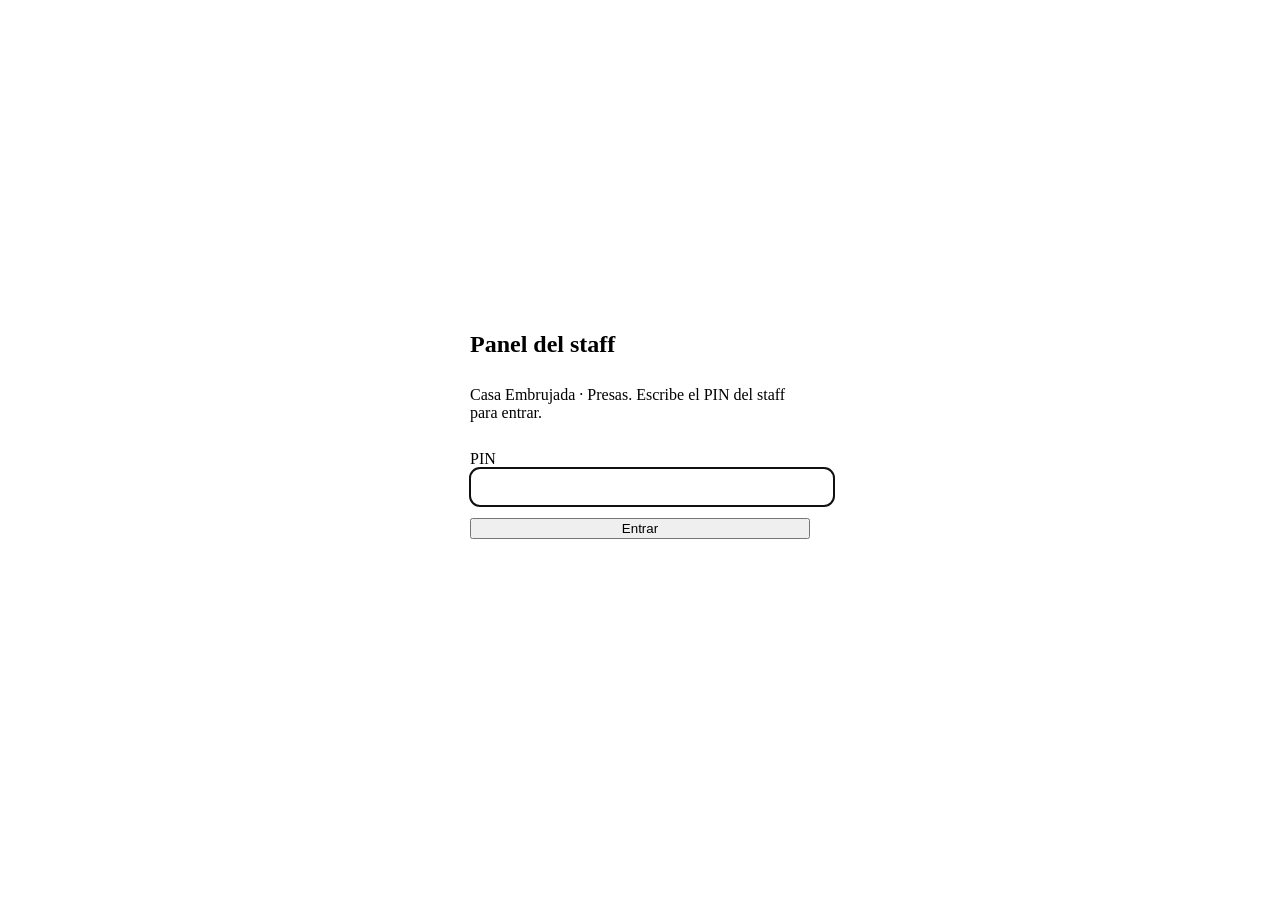
<file: src/staff-head.html>
<!doctype html>
<html lang="es-MX">
<head>
<meta charset="utf-8">
<meta name="viewport" content="width=device-width,initial-scale=1,viewport-fit=cover">
<meta name="robots" content="noindex,nofollow">
<script>
// Conecta el panel de puntos (escrito para claude.ai) con la API de este sitio.
// Ofrece el mismo window.claude.use("db" | "user" | "downloads") que espera el panel.
(function () {
  let pin = null;
  try { pin = localStorage.getItem("ce_pin"); } catch (e) {}
  let pinListo;
  const pinReady = new Promise((r) => (pinListo = r));
  const INTERVALO_MS = 8000;

  async function api(method, q, body) {
    const r = await fetch("/api/db" + (q || ""), {
      method,
      headers: { "Content-Type": "application/json", "x-pin": pin || "" },
      body: body ? JSON.stringify(body) : undefined,
    });
    if (r.status === 401) {
      try { localStorage.removeItem("ce_pin"); } catch (e) {}
      location.reload();
      throw { code: "unauthorized", message: "PIN incorrecto" };
    }
    if (r.status === 413) throw { code: "quota_exceeded", message: "Documento demasiado grande" };
    if (!r.ok) throw { code: "unavailable", message: "HTTP " + r.status };
    return r.json();
  }

  const snap = (id, data) => ({
    id,
    exists: data != null,
    data: () => (data == null ? undefined : data),
    metadata: { fromCache: false, hasPendingWrites: false },
  });

  // Consulta cada pocos segundos y solo avisa al panel cuando algo cambió,
  // para no borrar lo que el staff está escribiendo.
  function poll(leer, next) {
    let parar = false, ultimo = null;
    (async function tick() {
      if (parar) return;
      try {
        const { valor, firma } = await leer();
        if (firma !== ultimo) { ultimo = firma; next(valor); }
      } catch (e) {}
      if (!parar) setTimeout(tick, INTERVALO_MS);
    })();
    return () => { parar = true; };
  }

  function docRef(path) {
    const id = path.split("/").pop();
    const leer = async () => {
      const r = await api("GET", "?doc=" + encodeURIComponent(path));
      return { valor: snap(id, r.exists ? r.data : null), firma: JSON.stringify(r) };
    };
    return {
      id, path,
      get: async () => (await leer()).valor,
      set: (d) => api("POST", "", { op: "set", path, data: d }).then(() => {}),
      update: (d) => api("POST", "", { op: "update", path, data: d }).then(() => {}),
      delete: () => api("POST", "", { op: "delete", path }).then(() => {}),
      onSnapshot: (next) => poll(leer, next),
    };
  }

  function colRef(path) {
    return {
      path,
      doc: (id) => docRef(path + "/" + id),
      onSnapshot: (next) => poll(async () => {
        const r = await api("GET", "?col=" + encodeURIComponent(path));
        const docs = r.docs.map((d) => snap(d.id, d.data));
        return {
          valor: { docs, size: docs.length, empty: !docs.length, metadata: { fromCache: false, hasPendingWrites: false }, docChanges: () => [] },
          firma: JSON.stringify(r),
        };
      }, next),
    };
  }

  const db = { doc: docRef, collection: colRef };
  const user = { can: async () => true, canEdit: async () => true, isOwner: async () => false };
  const downloads = {
    save: async ({ filename, data }) => {
      const blob = data instanceof Blob ? data : new Blob([data], { type: "text/csv;charset=utf-8" });
      const a = document.createElement("a");
      a.href = URL.createObjectURL(blob);
      a.download = filename;
      document.body.appendChild(a);
      a.click();
      setTimeout(() => { URL.revokeObjectURL(a.href); a.remove(); }, 1000);
      return { status: "saved" };
    },
  };
  window.claude = {
    use: async (name) => {
      await pinReady;
      return name === "db" ? db : name === "user" ? user : name === "downloads" ? downloads : null;
    },
  };

  async function probar(p) {
    const r = await fetch("/api/db?doc=config/puntos", { headers: { "x-pin": p } });
    return r.status;
  }

  function pedirPin() {
    const w = document.createElement("div");
    w.className = "pin-gate";
    w.innerHTML = `<form><h2>Panel del staff</h2><p class="small muted">Casa Embrujada · Presas. Escribe el PIN del staff para entrar.</p>
      <label class="field" for="pin-input">PIN<input type="password" id="pin-input" inputmode="numeric" autocomplete="current-password" required></label>
      <button type="submit" class="btn">Entrar</button><p class="pin-msg" role="alert"></p></form>`;
    document.body.appendChild(w);
    const msg = w.querySelector(".pin-msg");
    w.querySelector("form").addEventListener("submit", async (e) => {
      e.preventDefault();
      const p = w.querySelector("#pin-input").value.trim();
      msg.textContent = "Revisando…";
      const st = await probar(p).catch(() => 0);
      if (st === 200) {
        pin = p;
        try { localStorage.setItem("ce_pin", p); } catch (_) {}
        w.remove();
        pinListo();
      } else {
        msg.textContent = st === 401 ? "PIN incorrecto." : st === 500 ? "La base de datos todavía no está configurada." : "No se pudo conectar. Revisa tu internet e intenta de nuevo.";
      }
    });
    w.querySelector("#pin-input").focus();
  }

  document.addEventListener("DOMContentLoaded", async () => {
    if (pin) {
      const st = await probar(pin).catch(() => 0);
      if (st === 200) { pinListo(); return; }
    }
    pedirPin();
  });
})();
</script>
<style>
.pin-gate{position:fixed;inset:0;z-index:50;display:grid;place-items:center;background:var(--bg);padding-left:max(16px,env(safe-area-inset-left,0px));padding-right:max(16px,env(safe-area-inset-right,0px))}
.pin-gate form{display:grid;gap:12px;width:100%;max-width:340px;background:var(--surface);border:1px solid var(--line);border-radius:var(--r);padding:20px}
.pin-gate h2{margin:0}
.pin-gate input{width:100%;font:1rem var(--f-body);color:var(--ink);background:var(--bg);border:1px solid var(--line);border-radius:10px;padding:10px 12px}
.pin-msg{color:var(--bad);margin:0;min-height:1.2em;font-size:.9rem}
</style>
</head>
<body>
</file>
<file: legal.css>
:root{--night:#2b1747;--ink:#2a2238;--muted:#5f5672;--line:#e4dcef;--bg:#faf7fd;--pumpkin:#d9660a;color-scheme:light}
*{box-sizing:border-box}
html,body{margin:0}
body{background:var(--bg);color:var(--ink);font:16px/1.6 "Nunito",system-ui,-apple-system,"Segoe UI",sans-serif;
  padding:calc(24px + env(safe-area-inset-top,0px)) max(16px,env(safe-area-inset-right,0px)) calc(32px + env(safe-area-inset-bottom,0px)) max(16px,env(safe-area-inset-left,0px))}
main{max-width:68ch;margin:0 auto;display:grid;gap:14px}
a{color:var(--pumpkin)}
h1{font-size:1.7rem;line-height:1.15;margin:0;color:var(--night);text-wrap:balance}
h2{font-size:1.05rem;margin:10px 0 0;color:var(--night)}
p,ul,ol{margin:0}
ul,ol{padding-left:1.2em;display:grid;gap:4px}
.meta{color:var(--muted);font-size:.9rem}
.back{font-weight:700;text-decoration:none}
</file>
